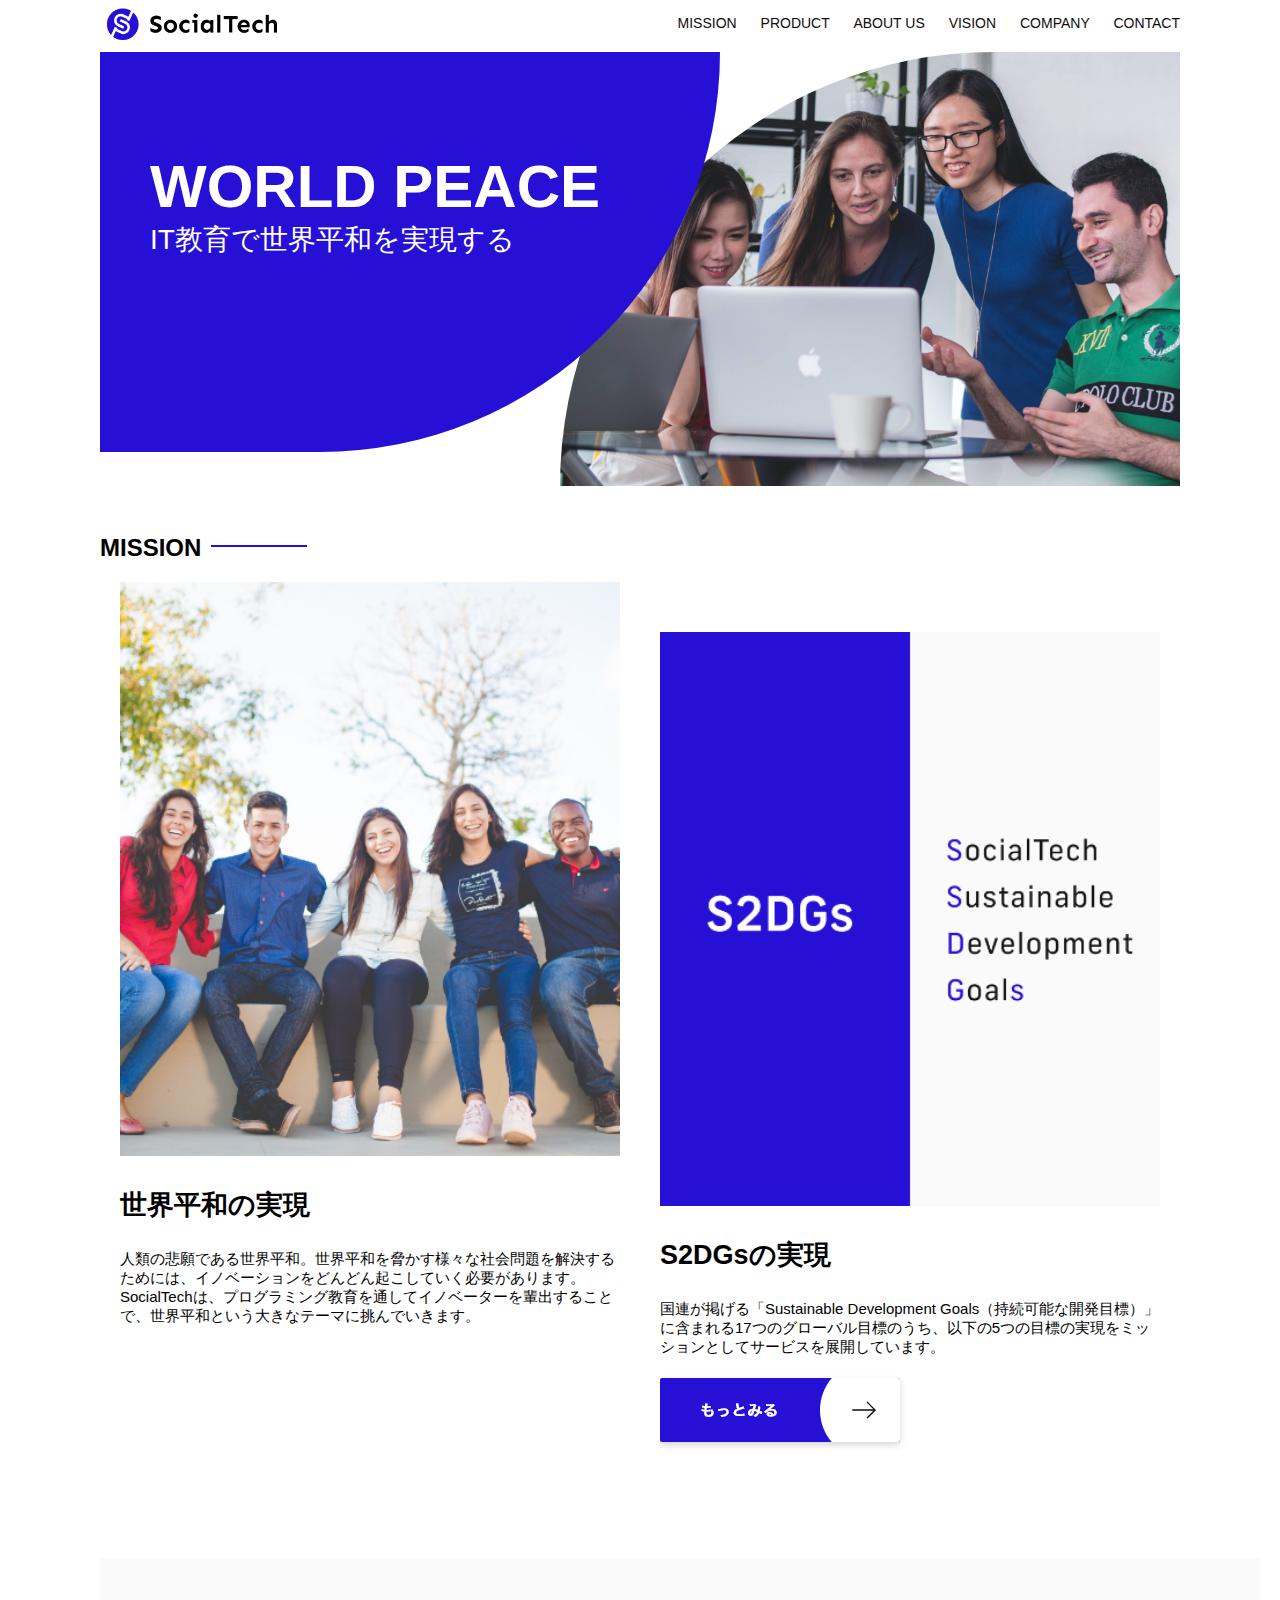
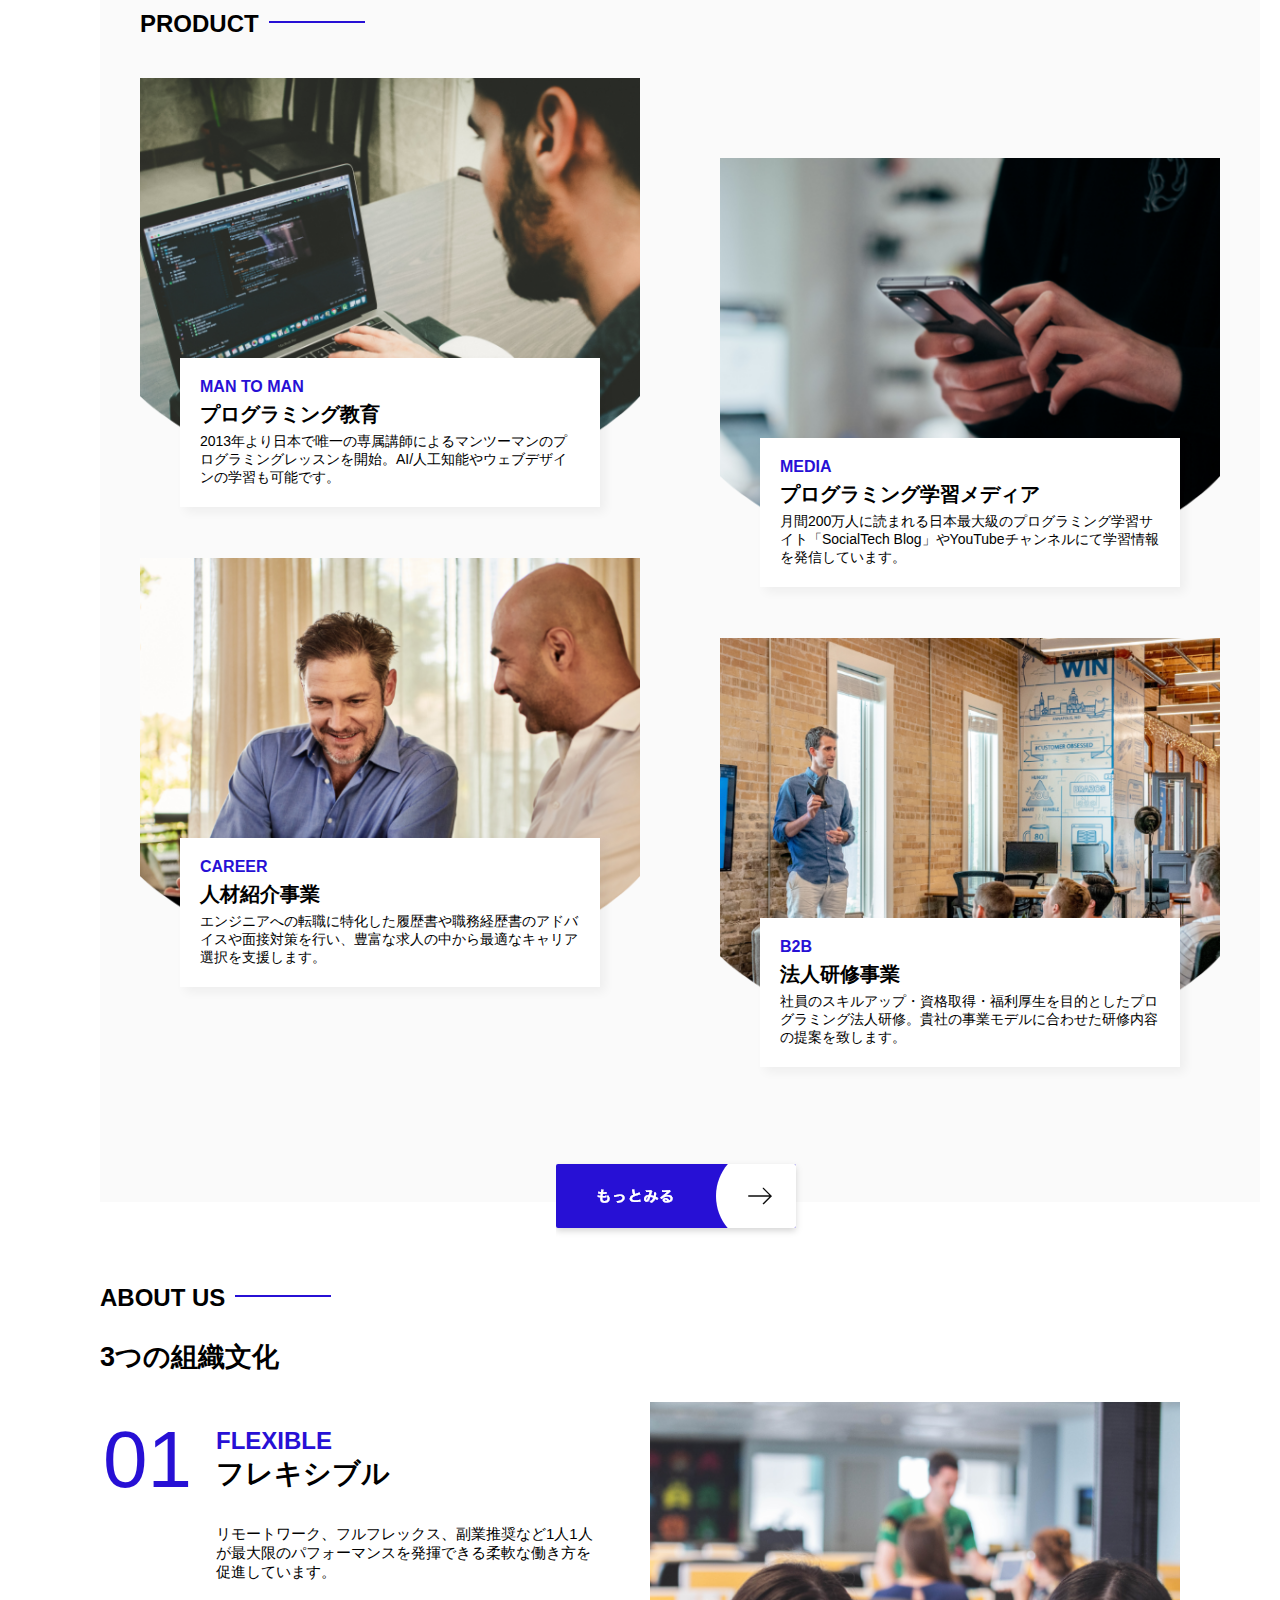
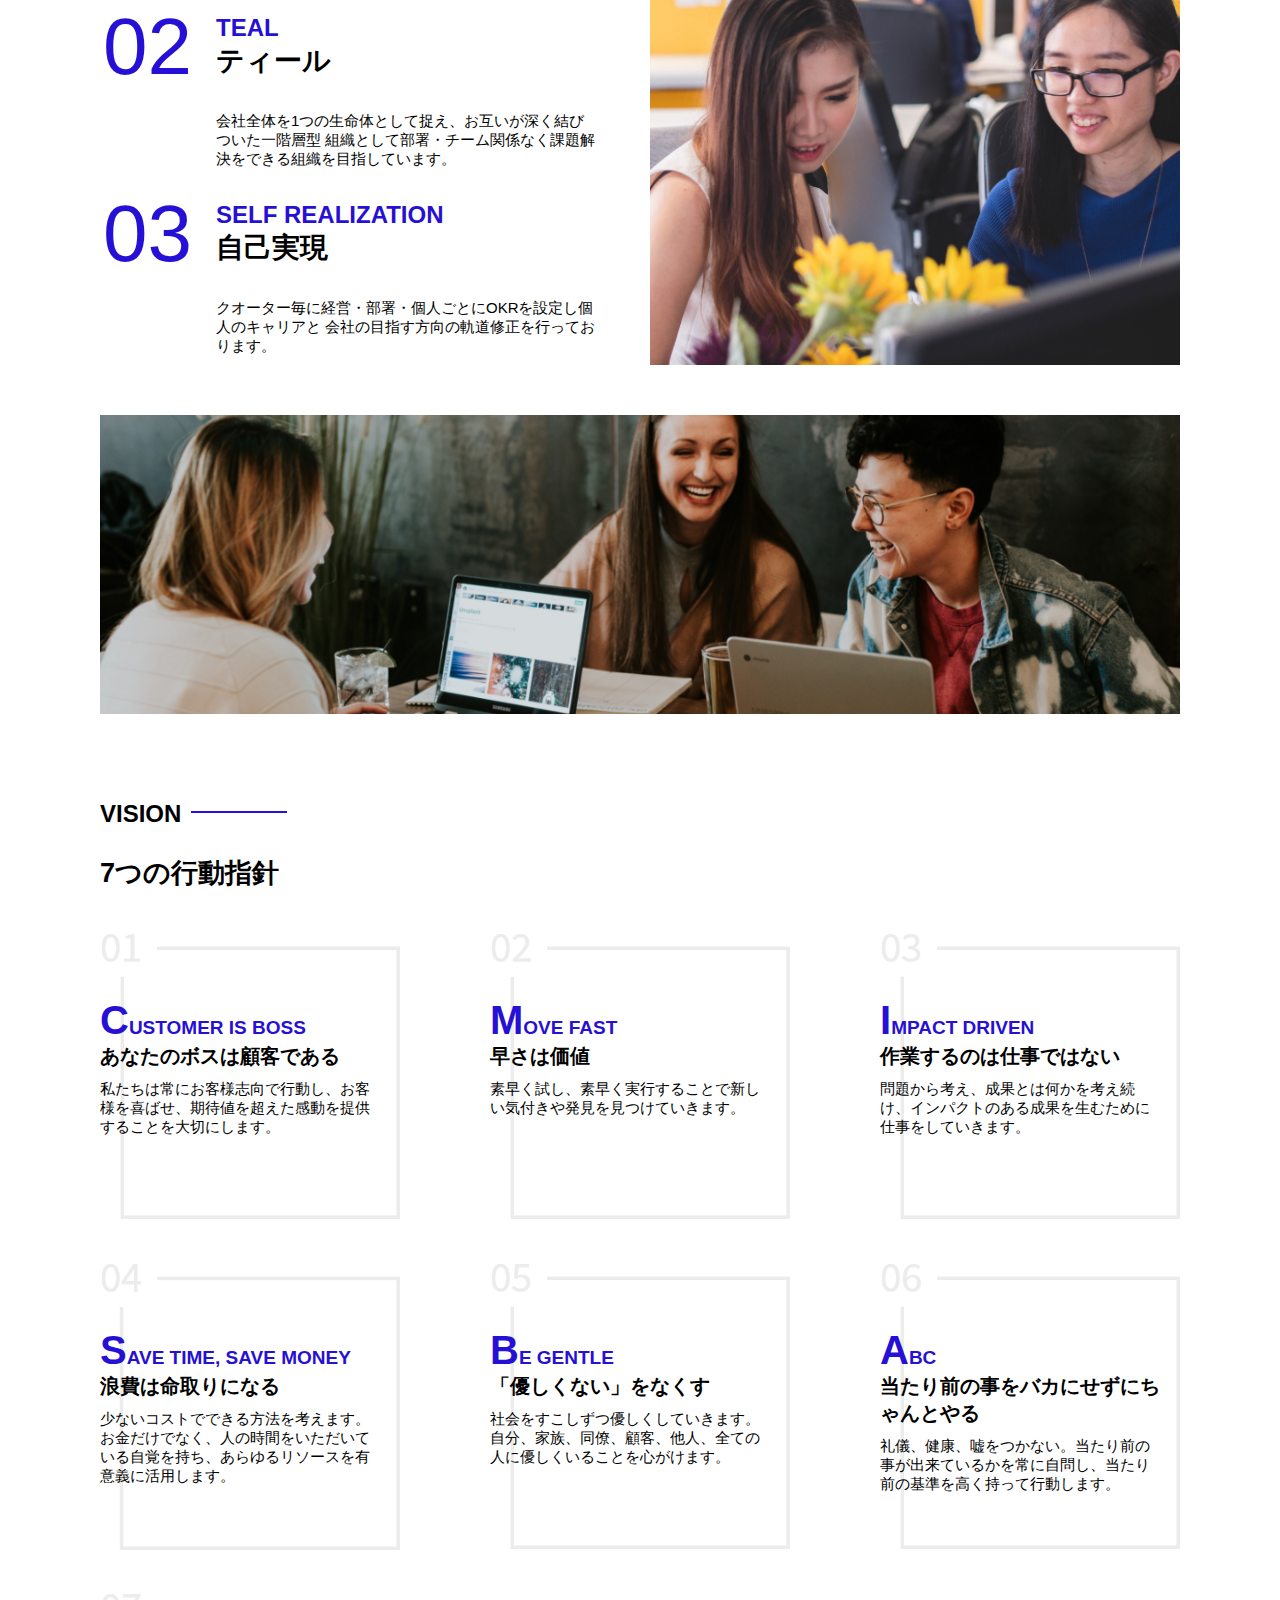
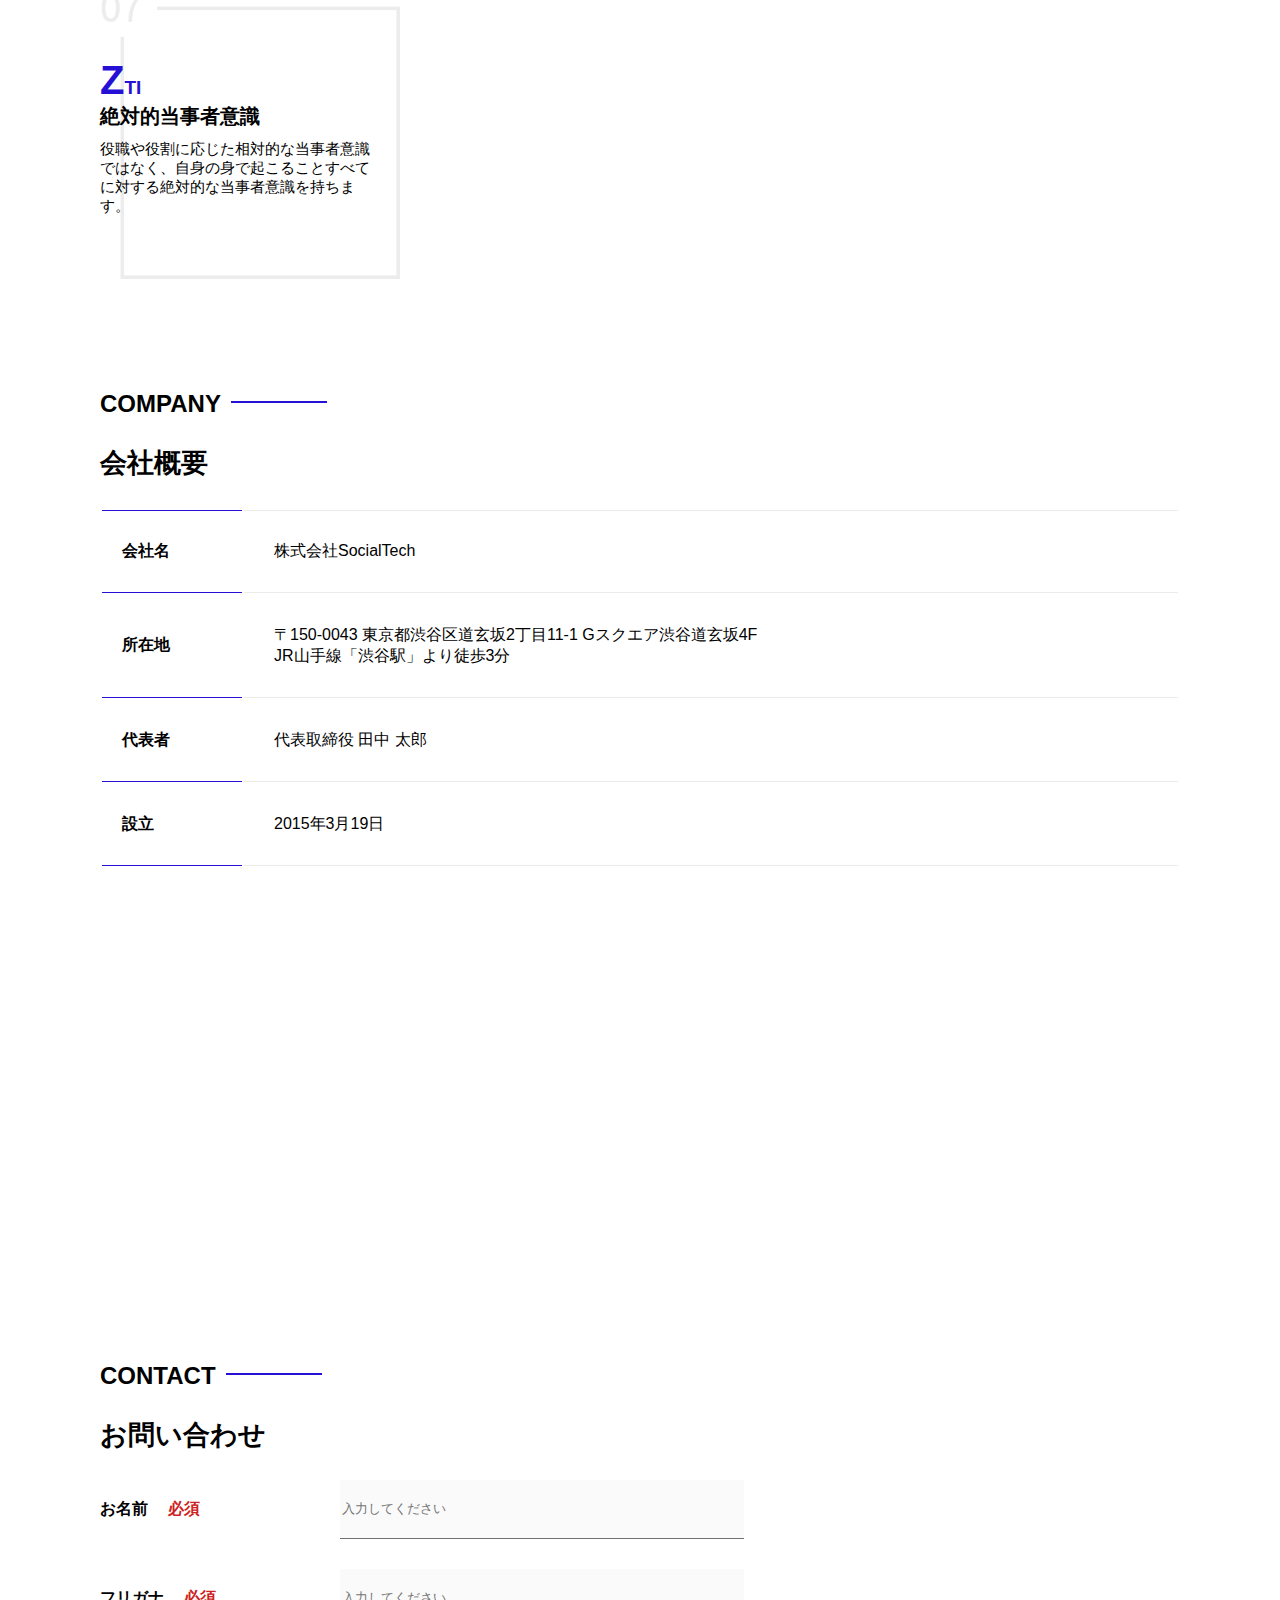
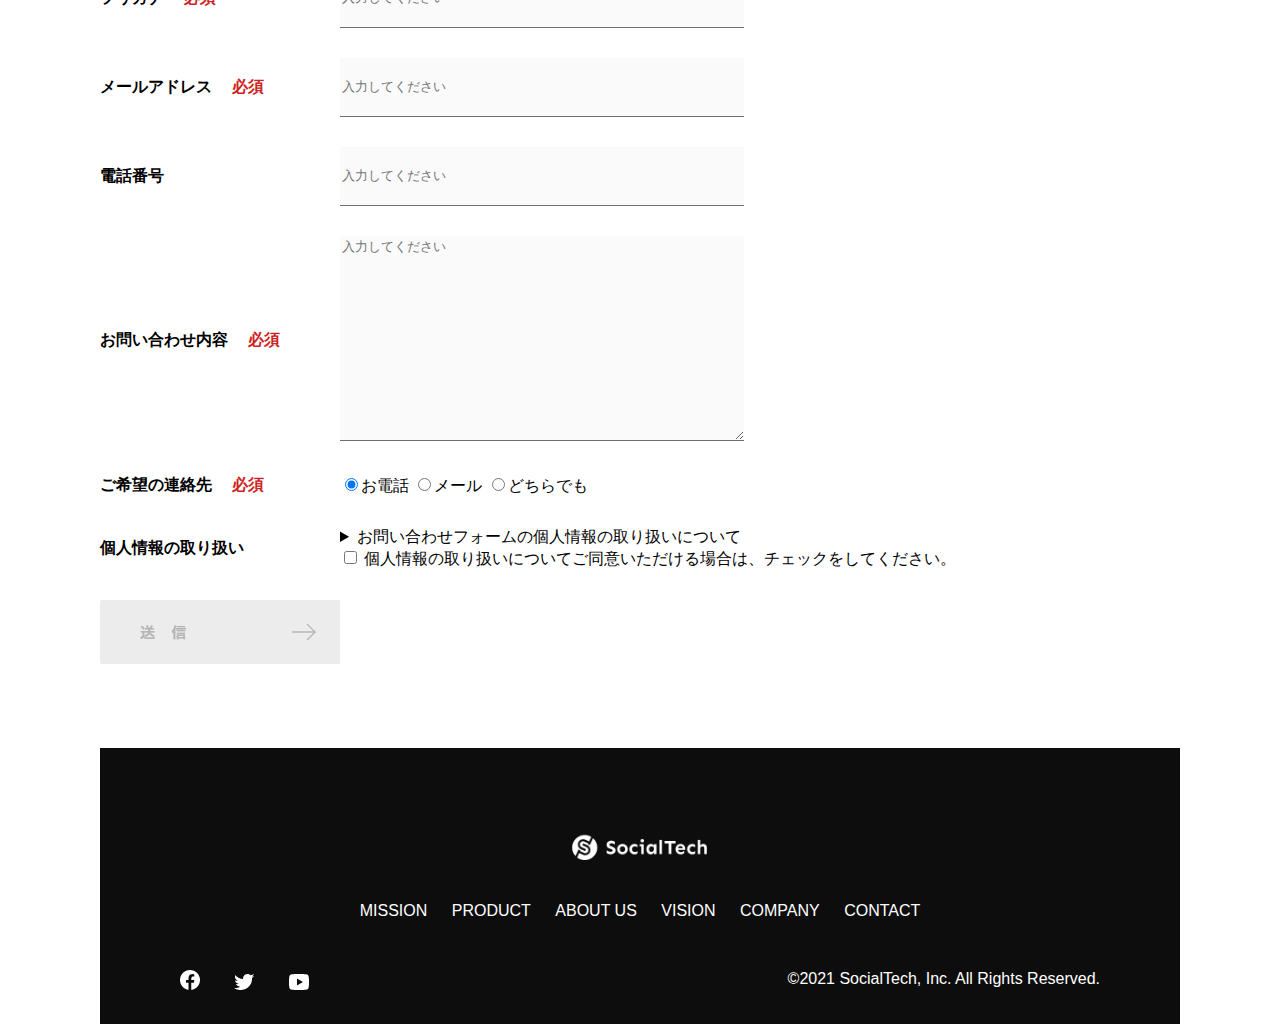
<file: index.html>
<!DOCTYPE html>
<html>
  <head>
    <title>SocialTech</title>
    <meta charset="UTF-8">
    <meta name="description" content="SocialTechはEdTech業界のリーディングカンパニーを目指します。">
    <meta name="viewport" content="width=device-width, initial-scale=1.0">
    <meta name="twitter:card" content="summary" />
     <meta name="twitter:site" content="kijiko8585" />
     <meta property="og:url" content="https://kijiko-no-heya-180.github.io/socialtech" />
     <meta property="og:title" content="ページのタイトル" />
     <meta property="og:description" content="ページの説明文" />
     <meta property="og:image" content="https://kijiko-no-heya-180.github.io/socialtech/images/logo.png" />
    <link rel="stylesheet" href="style.css">
  </head>
  <body>
    <!-- ヘッダー -->
    <header>
      <!-- ロゴ -->
      <a href="index.html" id="logo"><img src="images/logo.png" alt="トップページに戻る"></a>

      <!-- PC用ナビゲーション -->
      <nav id="nav-pc">
        <a href="mission.html">MISSION</a>
        <a href="product.html">PRODUCT</a>
        <a href="index.html#aboutus">ABOUT US</a>
        <a href="index.html#vision">VISION</a>
        <a href="index.html#company">COMPANY</a>
        <a href="index.html#contact">CONTACT</a>
      </nav>
      <!-- スマホ用メニューボタン -->
      <img id="menu-sp" src="images/button-menu.png" alt="ナビゲーションを開く" onclick="document.getElementById('nav-sp').style.display = 'block'">
      <nav id="nav-sp">
        <img id="close" src="images/button-close.png" alt="ナビゲーションを閉じる" onclick="document.getElementById('nav-sp').style.display = 'none'">
        <a id="logo-sp" href="index.html" onclick="document.getElementById('nav-sp').style.display = 'none'"><img src="images/logo-sp.png" alt="トップページに戻る"></a>
        <a class="menu" href="mission.html" onclick="document.getElementById('nav-sp').style.display = 'none'">MISSION</a>
        <a class="menu" href="product.html" onclick="document.getElementById('nav-sp').style.display = 'none'">PRODUCT</a>
        <a class="menu" href="index.html#aboutus" onclick="document.getElementById('nav-sp').style.display = 'none'">ABOUT US</a>
        <a class="menu" href="index.html#vision" onclick="document.getElementById('nav-sp').style.display = 'none'">VISION</a>
        <a class="menu" href="index.html#company" onclick="document.getElementById('nav-sp').style.display = 'none'">COMPANY</a>
        <a class="menu" href="index.html#contact" onclick="document.getElementById('nav-sp').style.display = 'none'">CONTACT</a>
        <div id="sns">
          <a href="https://www.facebook.com/sejuku2013"><img src="images/button-facebook.png" alt="Facebookのリンク"></a>
          <a href="https://twitter.com/samuraijuku"><img src="images/button-twitter.png" alt="Twitterのリンク"></a>
          <a href="https://www.youtube.com/channel/UCCFOQO5aDK0xXam4cUQXT8g"><img src="images/button-youtube.png" alt="YouTubeのリンク"></a>
        </div>
      </nav>
    
    </header>

    <main>
      <article>
        <!-- メインビジュアル -->
        <section id="main-visual">
          <div id="main-message">
            <h1>WORLD PEACE</h1>
            <p>IT教育で世界平和を実現する</p>
        </div>
        <img src="images/index/index-main.png" alt="PCの周りに集まる多国籍の仲間たち">
        </section>
        <!--ミッション-->
        <section id="mission">
          <h2 class="index-h2">MISSION</h2>
          <div id="mission-flex">
            <div>
              <img id="mission-photo" src="images/index/index-mission.png" alt="屋外のベンチで写真を撮影する多国籍の仲間たち">
              <h3>世界平和の実現</h3>
              <p>
               人類の悲願である世界平和。世界平和を脅かす様々な社会問題を解決するためには、イノベーションをどんどん起こしていく必要があります。SocialTechは、プログラミング教育を通してイノベーターを輩出することで、世界平和という大きなテーマに挑んでいきます。
              </p>
            </div>
            <div>
              <img id="s2dgs" src="images/index/s2dgs.png" alt="S2DGs">
              <h3>S2DGsの実現</h3>
              <p>国連が掲げる「Sustainable Development Goals（持続可能な開発目標）」に含まれる17つのグローバル目標のうち、以下の5つの目標の実現をミッションとしてサービスを展開しています。</p>
              <a href="mission.html">
                <img src="images/button-more.png" alt="もっとみる">
              </a>
            </div>
          </div>
        </section>
      <!-- プロダクト -->
        <section id="product">
          <h2 class="index-h2">PRODUCT</h2>
          <div>
            <div id="product-left">
              <div>
                <img class="product-photo" src="images/index/index-mantoman.png" alt="PCでコードを書く男性">
                <div class="product-explain">
                  <span>MAN TO MAN</span>
                  <h3>プログラミング教育</h3>
                  <p>2013年より日本で唯一の専属講師によるマンツーマンのプログラミングレッスンを開始。AI/人工知能やウェブデザインの学習も可能です。</p>
                </div>
              </div>
              <div>
                <img class="product-photo" src="images/index/index-career.png" alt="笑顔で話し合う2人の男性">
                <div class="product-explain">
                  <span>CAREER</span>
                  <h3>人材紹介事業</h3>
                  <p>エンジニアへの転職に特化した履歴書や職務経歴書のアドバイスや面接対策を行い、豊富な求人の中から最適なキャリア選択を支援します。</p>
                </div>
              </div>
            </div>
            <div id="product-right">
              <div>
                <img class="product-photo" src="images/index/index-media.png" alt="スマートフォンを操作する人">
                <div class="product-explain">
                  <span>MEDIA</span>
                  <h3>プログラミング学習メディア</h3>
                  <p>月間200万人に読まれる日本最大級のプログラミング学習サイト「SocialTech Blog」やYouTubeチャンネルにて学習情報を発信しています。</p>
                </div>
              </div>
              <div>
                <img class="product-photo" src="images/index/index-b2b.png" alt="講演中の男性とそれを聴く人々">
                <div class="product-explain">
                  <span>B2B</span>
                  <h3>法人研修事業</h3>
                  <p>社員のスキルアップ・資格取得・福利厚生を目的としたプログラミング法人研修。貴社の事業モデルに合わせた研修内容の提案を致します。</p>
                </div>
              </div>
            </div>
          </div>
          <div>
            <a id="product-more" href="product.html"><img src="images/button-more.png" alt="もっとみる"></a>
          </div>
        </section>

        <!---ABOUT US-->
        <section id="aboutus">
          <h2 class="index-h2">ABOUT US</h2>
          <h3>3つの組織文化</h3>
          <div>
            <table class="culture-table">
              <tr>
                <td>
                  <span class="culture-num">01</span>
                </td>
                <td>
                  <span class="culture-en">FLEXIBLE</span>
                  <span class="culture-jp">フレキシブル</span>
                </td>
              </tr>
              <tr>
                <td>
                  <!--空のセル-->
                </td>
                <td>
                  <p class="culture-description">
                    リモートワーク、フルフレックス、副業推奨など1人1人が最大限のパフォーマンスを発揮できる柔軟な働き方を促進しています。
                  </p>
                </td>
              </tr>
              <tr>
                <td>
                  <span class="culture-num">02</span>
                </td>
                <td>
                  <span class="culture-en">TEAL</span>
                  <span class="culture-jp">ティール</span>
                </td>
              </tr>
              <tr>
                <td>
                  <!--空のセル-->
                </td>
                <td>
                  <p class="culture-description">
                    会社全体を1つの生命体として捉え、お互いが深く結びついた一階層型
                    組織として部署・チーム関係なく課題解決をできる組織を目指しています。
                  </p>
                </td>
              </tr>
              <tr>
                <td>
                  <span class="culture-num">03</span>
                </td>
                <td>
                  <span class="culture-en">SELF REALIZATION</span>
                  <span class="culture-jp">自己実現</span>
                </td>
              </tr>
              <tr>
                <td>
                  <!--空のセル-->
                </td>
                <td>
                  <p class="culture-description">
                    クオーター毎に経営・部署・個人ごとにOKRを設定し個人のキャリアと
                    会社の目指す方向の軌道修正を行っております。
                  </p>
                </td>
              </tr>
            </table>
            <img class="culture-img" src="images/index/index-aboutus1.png" alt="笑顔で話し合う2人の女性">
          </div>
          <img class="culture-img2" src="images/index/index-aboutus2.png" alt="笑顔で話し合う3人の男女">
        </section>

        <!-- VISION -->
        <section id="vision">
          <h2 class="index-h2">VISION</h2>
          <h3>7つの行動指針</h3>
          <div>
            <div class="vision-box">
              <img src="images/index/vision-01.png" alt="01">
              <span>
                <h4>CUSTOMER IS BOSS</h4>
                <h5>あなたのボスは顧客である</h5>
                <p>私たちは常にお客様志向で行動し、お客様を喜ばせ、期待値を超えた感動を提供することを大切にします。</p>
              </span>
            </div>
            <div class="vision-box">
              <img src="images/index/vision-02.png" alt="02">
              <span>
                <h4>MOVE FAST</h4>
                <h5>早さは価値</h5>
                <p>素早く試し、素早く実行することで新しい気付きや発見を見つけていきます。</p>
              </span>
            </div>
            <div class="vision-box">
              <img src="images/index/vision-03.png" alt="03">
              <span>
                <h4>IMPACT DRIVEN</h4>
                <h5>作業するのは仕事ではない</h5>
                <p>問題から考え、成果とは何かを考え続け、インパクトのある成果を生むために仕事をしていきます。</p>
              </span>
            </div>
            <div class="vision-box">
              <img src="images/index//vision-04.png" alt="04">
              <span>
                <h4>SAVE TIME, SAVE MONEY</h4>
                <h5>浪費は命取りになる</h5>
                <p>少ないコストでできる方法を考えます。お金だけでなく、人の時間をいただいている自覚を持ち、あらゆるリソースを有意義に活用します。</p>
              </span>
            </div>
            <div class="vision-box">
              <img src="images/index/vision-05.png" alt="05">
              <span>
                <h4>BE GENTLE</h4>
                <h5>「優しくない」をなくす</h5>
                <p>社会をすこしずつ優しくしていきます。自分、家族、同僚、顧客、他人、全ての人に優しくいることを心がけます。</p>
              </span>
            </div>
            <div class="vision-box">
              <img src="images/index/vision-06.png" alt="06">
              <span>
                <h4>ABC</h4>
                <h5>当たり前の事をバカにせずにちゃんとやる</h5>
                <p>礼儀、健康、嘘をつかない。当たり前の事が出来ているかを常に自問し、当たり前の基準を高く持って行動します。</p>
              </span>
            </div>
            <div class="vision-box">
              <img src="images/index/vision-07.png" alt="07">
              <span>
                <h4>ZTI</h4>
                <h5>絶対的当事者意識</h5>
                <p>役職や役割に応じた相対的な当事者意識ではなく、自身の身で起こることすべてに対する絶対的な当事者意識を持ちます。</p>
              </span>
            </div>
          </div>
        </section>

        <!-- COMPANY -->
        <section id="company">
          <h2 class="index-h2">COMPANY</h2>
          <h3>会社概要</h3>
          <table id="company-table">
            <tr>
              <th class="tableheader-first">会社名</th>
              <td class="cell-first">株式会社SocialTech</td>
            </tr>
            <tr>
              <th class="tableheader">所在地</th>
              <td class="cell">〒150-0043 東京都渋谷区道玄坂2丁目11-1 Gスクエア渋谷道玄坂4F<br>JR山手線「渋谷駅」より徒歩3分</td>
            </tr>
            <tr>
              <th class="tableheader">代表者</th>
              <td class="cell">代表取締役 田中 太郎</td>
            </tr>
            <tr>
              <th class="tableheader">設立</th>
              <td class="cell">2015年3月19日</td>
            </tr>
          </table>
          <iframe
           src="https://www.google.com/maps/embed?pb=!1m18!1m12!1m3!1d3241.7759544892483!2d139.69399665123464!3d35.65789123876098!2m3!1f0!2f0!3f0!3m2!1i1024!2i768!4f13.1!3m3!1m2!1s0x60188caa0042e8d1%3A0xba130bea826a7aa2!2z44CSMTUwLTAwNDMg5p2x5Lqs6YO95riL6LC35Yy66YGT546E5Z2C77yS5LiB55uu77yR77yR4oiS77yR!5e0!3m2!1sja!2sjp!4v1636872991912!5m2!1sja!2sjp"
           style="border:0;" allowfullscreen="" loading="lazy">
          </iframe>
        </section>

        <!-- お問い合わせフォーム -->
        <section id="contact">
          <h2 class="index-h2">CONTACT</h2>
          <h3>お問い合わせ</h3>
          <form action="https://api.staticforms.xyz/submit" method="post">
            <input type="text" name="honeypot" style="display:none">
            <!-- STATIC FORMSのアクセスキー -->
            <input type="hidden" name="accessKey" value="5068bf66-ef37-49a4-ad42-bf9dd346f1ba">
            <!--メールのタイトル-->
            <input type="hidden" name="subject" value="お問い合わせフォーム" />
            <!--送信先のメールアドレスをvalueに設定する-->
            <input type="hidden" name="replyTo" value="kijico.88@gmail.com">
            <!--redirectToのURLは公開後のURLへリンクする-->
            <input type="hidden" name="redirectTo" value="">
            <div>
              <div class="contact-heading">
                <label class="contact-label">お名前<span class="contact-span">必須</span></label>
              </div>
              <div>
                <input type="text" name="name" placeholder="入力してください" class="contact-textbox">
              </div>
            </div>
            <div>
              <div class="contact-heading">
                <label class="contact-label">フリガナ<span class="contact-span">必須</span></label>
              </div>
              <div>
                <input type="text" name="hurigana" placeholder="入力してください" class="contact-textbox">
              </div>
            </div>
            <div>
              <div class="contact-heading">
                <label class="contact-label">メールアドレス<span class="contact-span">必須</span></label>
              </div>
              <div>
                <input type="text" name="email" placeholder="入力してください" class="contact-textbox">
              </div>
            </div>
            <div>
              <div class="contact-heading">
                <label class="contact-label">電話番号</label>
              </div>
              <div>
                <input type="text" name="tel" placeholder="入力してください" class="contact-textbox">
              </div>
            </div>
            <div>
              <div class="contact-heading">
                <label class="contact-label">お問い合わせ内容<span class="contact-span">必須</span></label>
              </div>
              <div>
                <textarea class="contact-textarea" placeholder="入力してください" name="message"></textarea>
              </div>
            </div>
            <div>
              <div class="contact-heading">
                <label class="contact-label">ご希望の連絡先<span class="contact-span">必須</span></label>
              </div>
              <div>
                <input class="radiobutton" type="radio" value="tel" name="contact" checked><label>お電話</label>
                <input class="radiobutton" type="radio" value="mail" name="contact"><label>メール</label>
                <input class="radiobutton" type="radio" value="both" name="contact"><label>どちらでも</label>
              </div>
            </div>
            <div>
              <div class="contact-heading">
                <label class="contact-label">個人情報の取り扱い</label>
              </div>
              <div>
                <details>
                  <summary>お問い合わせフォームの個人情報の取り扱いについて</summary>
                  <div>
                    <span>１．組織の名称又は氏名</span><br>
                    株式会社SocialTech<br><br>
                    <span>２．個人情報保護管理者（若しくはその代理人）の氏名又は職名、所属及び連絡先
                      鈴木 一郎 コーポレート部</span><br>
                    メールアドレス：support@socialtech.net<br>
                    TEL：03-xxxx-xxxx<br>
                    <span>３．個人情報の利用目的</span><br>
                    ・本サービス及び本サービスに関連する情報の提供又はそれらに関する連絡のため<br>
                    ・ユーザーの本人確認のため<br>
                    ・当社サービスのご案内のため<br>
                    ・当社の商品等の広告または宣伝（電子メールによるものを含むものとします。）<br><br>
                    <span>４．個人情報の取り扱い業務の委託</span><br>
                    個人情報の取扱業務の全部または一部を外部に業務委託する場合があります。<br>
                    その際、弊社は、個人情報を適切に保護できる管理体制を敷き実行していることを条件として<br>
                    委託先を厳選したうえで、機密保持契約を委託先と締結し、お客様の個人情報を厳密に管理させます。<br><br>
                    <span>５．個人情報の開示等の請求</span><br>
                    お客様は、弊社に対してご自身の個人情報の開示等（利用目的の通知、開示、内容の訂正・追加・削除、利用の停止または消去、第三者への提供の停止）に関して、当社問合わせ窓口に申し出ることができます。<br>
                    その際、弊社はお客様ご本人を確認させていただいたうえで、合理的な期間内に対応いたします。<br><br>
                    なお、個人情報に関する弊社問合わせ先は、次の通りです。<br><br>
                    株式会社SocialTech　個人情報問合せ窓口<br>
                    〒150-0043　東京都渋谷区道玄坂2丁目11-1 Ｇスクエア渋谷道玄坂 4F<br>
                    メールアドレス：support@socialtech.net　TEL：03-xxxx-xxxx<br><br>
                    <span>６．個人情報を提供されることの任意性について</span><br><br>
                    お客様がご自身の個人情報を弊社に提供されるか否かは、お客様のご判断によりますが、もしご提供されない場合には、適切なサービスが提供できない場合がありますので予めご了承ください。
                  </div>
                </details>
                <input type="checkbox" name="agree">
                <span>個人情報の取り扱いについてご同意いただける場合は、チェックをしてください。</span>
              </div>
            </div>
            <input type="image" src="images/button-submit.png" alt="送信する">
          </form>
        </section>
      </article>

      <footer>
        <div id="footer-logo">
          <img src="images/logo-sp.png" alt="SocialTech">
        </div>
        <div id="footer-link">
          <a href="mission.html">MISSION</a>
          <a href="product.html">PRODUCT</a>
          <a href="index.html#aboutus">ABOUT US</a>
          <a href="index.html#vision">VISION</a>
          <a href="index.html#company">COMPANY</a>
          <a href="index.html#contact">CONTACT</a>
        </div>
        <div id="sns-footer">
          <a href="https://www.facebook.com/sejuku2013"><img src="images/button-facebook.png" alt="Facebookのリンク"></a>
          <a href="https://twitter.com/samuraijuku"><img src="images/button-twitter.png" alt="Twitterのリンク"></a>
          <a href="https://www.youtube.com/channel/UCCFOQO5aDK0xXam4cUQXT8g"><img src="images/button-youtube.png" alt="YouTubeのリンク"></a>
          <span id="copyright">&copy;2021 SocialTech, Inc. All Rights Reserved. </span>
        </div>
      </footer>
    </main>

  </body>
</html>
</file>
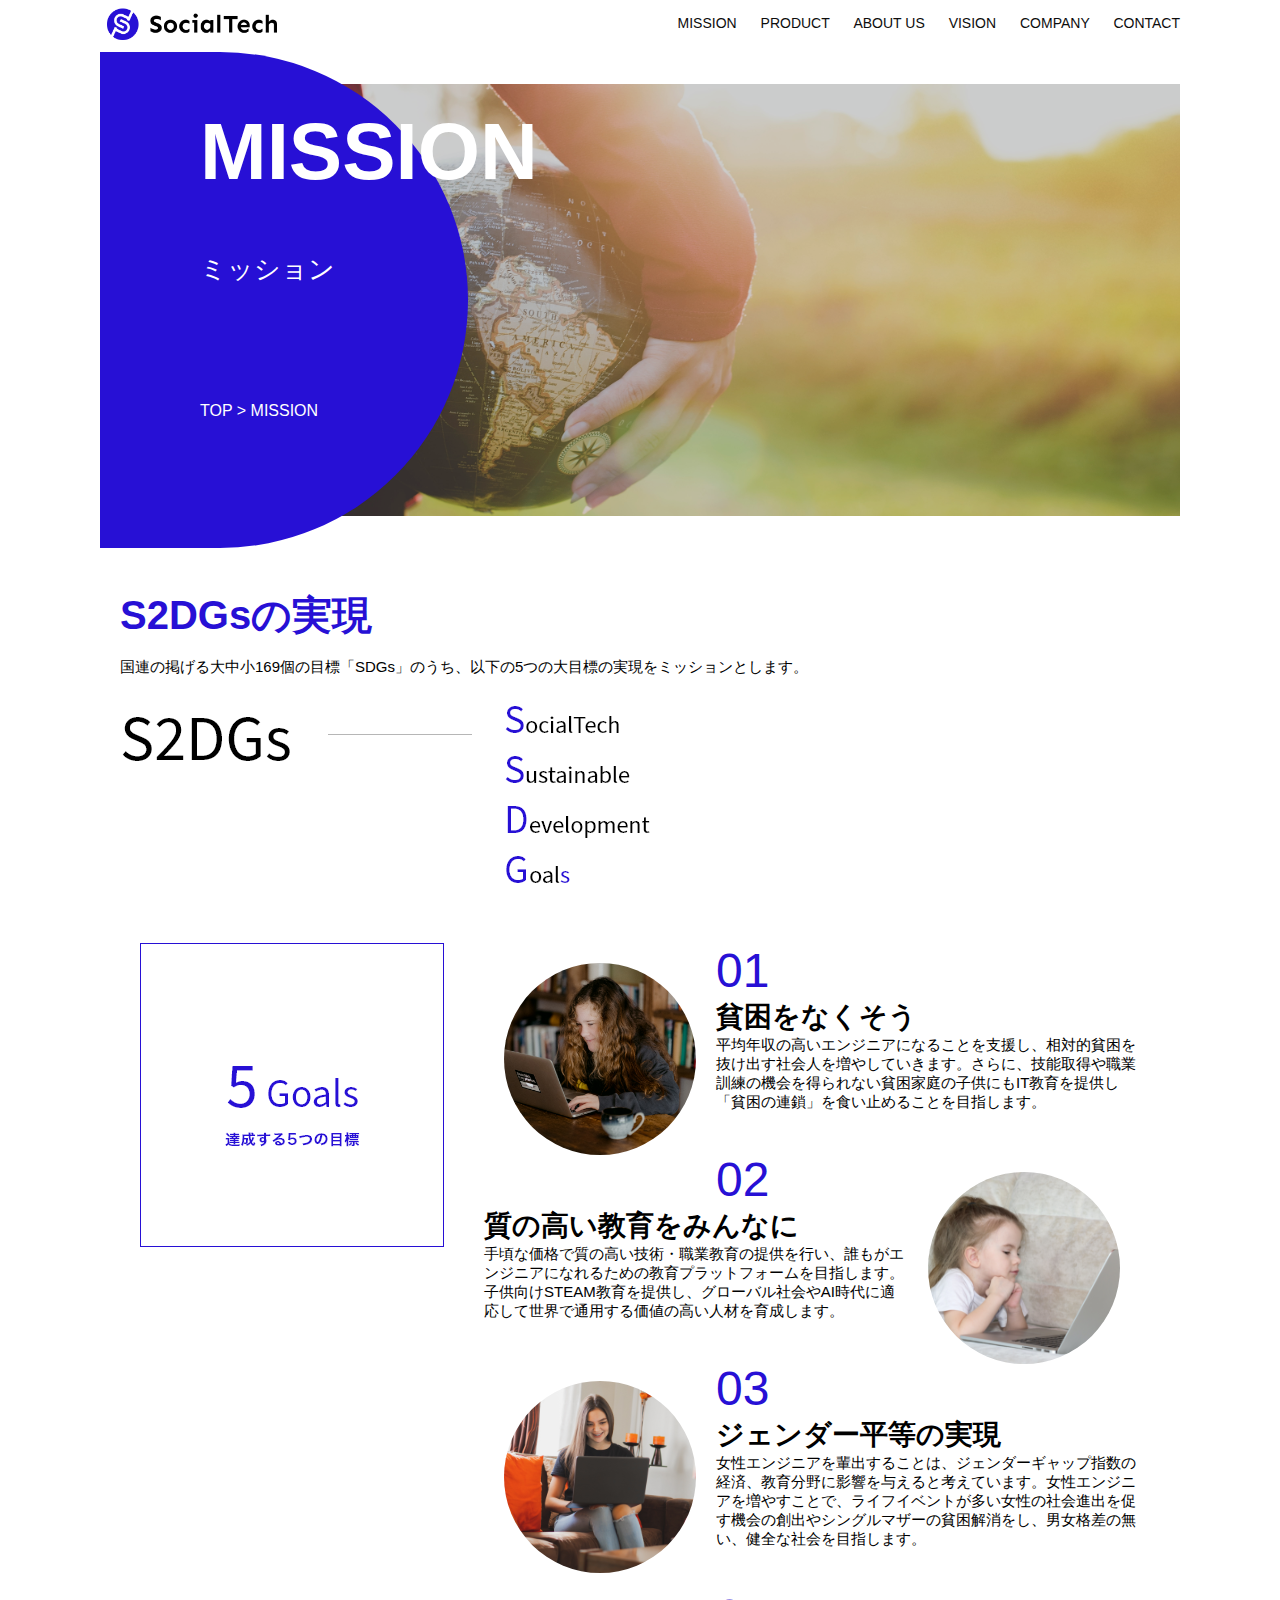
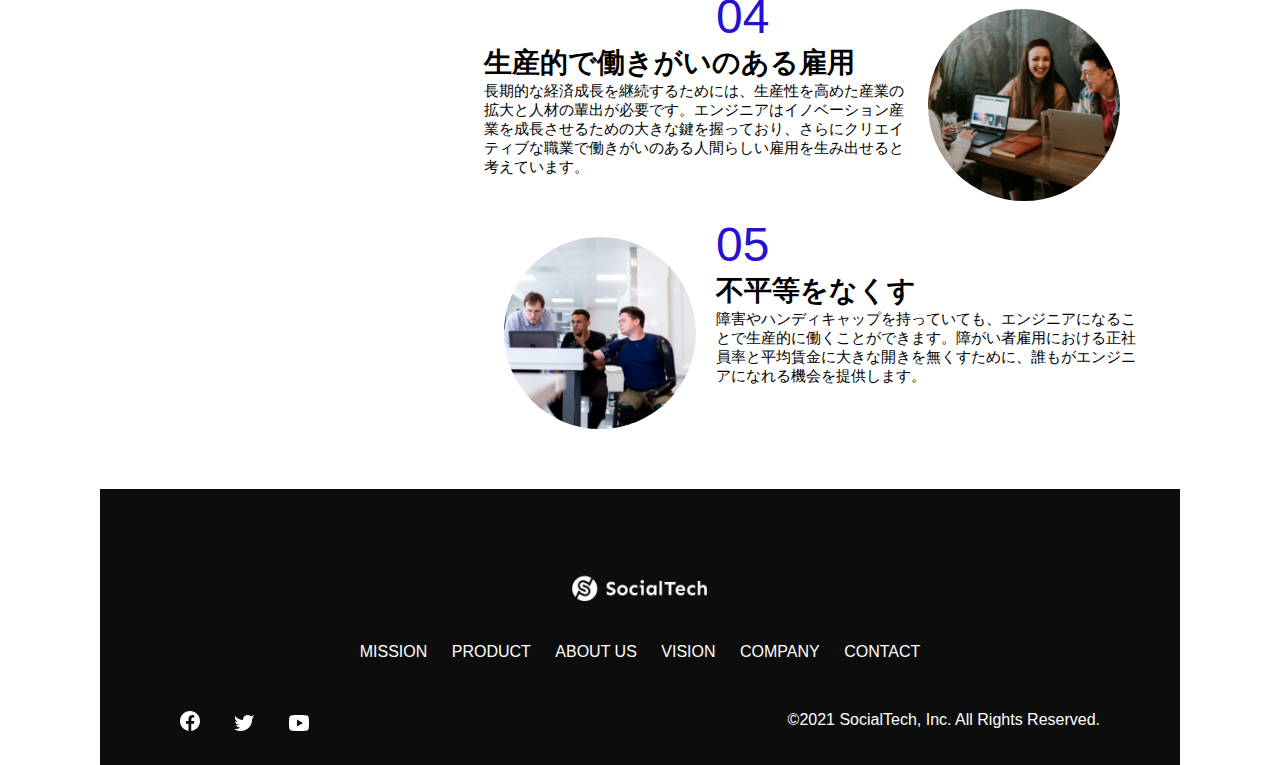
<file: mission.html>
<!DOCTYPE html>
  <html>
  <head>
    <title>SocialTech - MISSION ミッション -</title>
    <meta charset="UTF-8">
    <meta name="description" content="SocialTechが目指す5つの目標（S2DGs）を紹介します">
    <meta name="viewport" content="width=device-width, initial-scale=1.0">
    <link rel="stylesheet" href="style.css">
  </head>
 
  <body>
    <!-- ヘッダー -->
    <header>
      <!-- ロゴ -->
      <a href="index.html" id="logo"><img src="images/logo.png" alt="トップページに戻る"></a>
  
      <!-- PC用ナビゲーション -->
      <nav id="nav-pc">
        <a href="mission.html">MISSION</a>
        <a href="product.html">PRODUCT</a>
        <a href="index.html#aboutus">ABOUT US</a>
        <a href="index.html#vision">VISION</a>
        <a href="index.html#company">COMPANY</a>
        <a href="index.html#contact">CONTACT</a>
      </nav>
  
      <!-- スマホ用メニューボタン -->
      <img id="menu-sp" src="images/button-menu.png" alt="ナビゲーションを開く" onclick="document.getElementById('nav-sp').style.display = 'block'">
  
      <!-- スマホ用ナビゲーション -->
      <nav id="nav-sp">
        <img id="close" src="images/button-close.png" alt="ナビゲーションを閉じる" onclick="document.getElementById('nav-sp').style.display = 'none'">
        <a id="logo-sp" href="index.html" onclick="document.getElementById('nav-sp').style.display = 'none'"><img
            src="images/logo-sp.png" alt="トップページに戻る"></a>
        <a class="menu" href="mission.html" onclick="document.getElementById('nav-sp').style.display = 'none'">MISSION</a>
        <a class="menu" href="product.html" onclick="document.getElementById('nav-sp').style.display = 'none'">PRODUCT</a>
        <a class="menu" href="index.html#aboutus" onclick="document.getElementById('nav-sp').style.display = 'none'">ABOUT
          US</a>
        <a class="menu" href="index.html#vision"
          onclick="document.getElementById('nav-sp').style.display = 'none'">VISION</a>
        <a class="menu" href="index.html#company"
          onclick="document.getElementById('nav-sp').style.display = 'none'">COMPANY</a>
        <a class="menu" href="index.html#contact"
          onclick="document.getElementById('nav-sp').style.display = 'none'">CONTACT</a>
        <div id="sns">
          <a href="https://www.facebook.com/sejuku2013"><img src="images/button-facebook.png" alt="Facebookのリンク"></a>
          <a href="https://twitter.com/samuraijuku"><img src="images/button-twitter.png" alt="Twitterのリンク"></a>
          <a href="https://www.youtube.com/channel/UCCFOQO5aDK0xXam4cUQXT8g"><img src="images/button-youtube.png" alt="YouTubeのリンク"></a>
        </div>
      </nav>
    </header>
    <main>
      <article>
        <section id="mission-main">
          <div id="mission-title">
            <h1>MISSION</h1>
            <span>ミッション</span>
            <div>TOP > MISSION</div>
          </div>
        </section>
        <section id="mission-s2dgs">
          <h2 class="mission-h2">S2DGsの実現</h2>
          <p>国連の掲げる大中小169個の目標「SDGs」のうち、以下の5つの大目標の実現をミッションとします。</p>
          <img src="images/mission/mission-s2dgs.png" alt="S2DGs">
        </section>
        <section id="mission-5goals">
          <div>
            <img id="s2dgs-image" src="images/mission/mission-5goals.png" alt="5Goals">
          </div>
          <div>
            <div>
              <img class="fivegoals-image-left" src="images/mission/mission-5goals01.png" alt="PCを操作する女の子">
              <span class="fivegoals-number">01</span>
              <h3 class="fivegoals-h3">貧困をなくそう</h3>
              <p class="fivegoals-p">
                平均年収の高いエンジニアになることを支援し、相対的貧困を抜け出す社会人を増やしていきます。さらに、技能取得や職業訓練の機会を得られない貧困家庭の子供にもIT教育を提供し「貧困の連鎖」を食い止めることを目指します。
              </p>
            </div>
    
            <div>
              <img class="fivegoals-image-right" src="images/mission/mission-5goals02.png" alt="PCを見つめる小さい女の子">
              <span class="fivegoals-number">02</span>
              <h3 class="fivegoals-h3">質の高い教育をみんなに</h3>
              <p class="fivegoals-p">
                手頃な価格で質の高い技術・職業教育の提供を行い、誰もがエンジニアになれるための教育プラットフォームを目指します。子供向けSTEAM教育を提供し、グローバル社会やAI時代に適応して世界で通用する価値の高い人材を育成します。
              </p>
            </div>
    
            <div>
              <img class="fivegoals-image-left" src="images/mission/mission-5goals03.png" alt="PCを操作する女性">
              <span class="fivegoals-number">03</span>
              <h3 class="fivegoals-h3">ジェンダー平等の実現</h3>
              <p class="fivegoals-p">
                女性エンジニアを輩出することは、ジェンダーギャップ指数の経済、教育分野に影響を与えると考えています。女性エンジニアを増やすことで、ライフイベントが多い女性の社会進出を促す機会の創出やシングルマザーの貧困解消をし、男女格差の無い、健全な社会を目指します。
              </p>
            </div>
    
            <div>
              <img class="fivegoals-image-right" src="images/mission/mission-5goals04.png" alt="笑顔で話し合う3人の男女">
              <span class="fivegoals-number">04</span>
              <h3 class="fivegoals-h3">生産的で働きがいのある雇用</h3>
              <p class="fivegoals-p">
                長期的な経済成長を継続するためには、生産性を高めた産業の拡大と人材の輩出が必要です。エンジニアはイノベーション産業を成長させるための大きな鍵を握っており、さらにクリエイティブな職業で働きがいのある人間らしい雇用を生み出せると考えています。
              </p>
            </div>
    
            <div>
              <img class="fivegoals-image-left" src="images/mission/mission-5goals05.png" alt="障害を持つ男性が生き生きと働く様子">
              <span class="fivegoals-number">05</span>
              <h3 class="fivegoals-h3">不平等をなくす</h3>
              <p class="fivegoals-p">
                障害やハンディキャップを持っていても、エンジニアになることで生産的に働くことができます。障がい者雇用における正社員率と平均賃金に大きな開きを無くすために、誰もがエンジニアになれる機会を提供します。
              </p>
            </div>
          </div>
        </section>
        
      </article>
      <footer>
        <div id="footer-logo">
          <img src="images/logo-sp.png" alt="SocialTech">
        </div>
        <div id="footer-link">
          <a href="mission.html">MISSION</a>
          <a href="product.html">PRODUCT</a>
          <a href="index.html#aboutus">ABOUT US</a>
          <a href="index.html#vision">VISION</a>
          <a href="index.html#company">COMPANY</a>
          <a href="index.html#contact">CONTACT</a>
        </div>
        <div id="sns-footer">
          <a href="https://www.facebook.com/sejuku2013"><img src="images/button-facebook.png" alt="Facebookのリンク"></a>
          <a href="https://twitter.com/samuraijuku"><img src="images/button-twitter.png" alt="Twitterのリンク"></a>
          <a href="https://www.youtube.com/channel/UCCFOQO5aDK0xXam4cUQXT8g"><img src="images/button-youtube.png" alt="YouTubeのリンク"></a>
          <span id="copyright">&copy;2021 SocialTech, Inc. All Rights Reserved. </span>
        </div>
      </footer>
    </main>
  </body>
 
  </html>
</file>
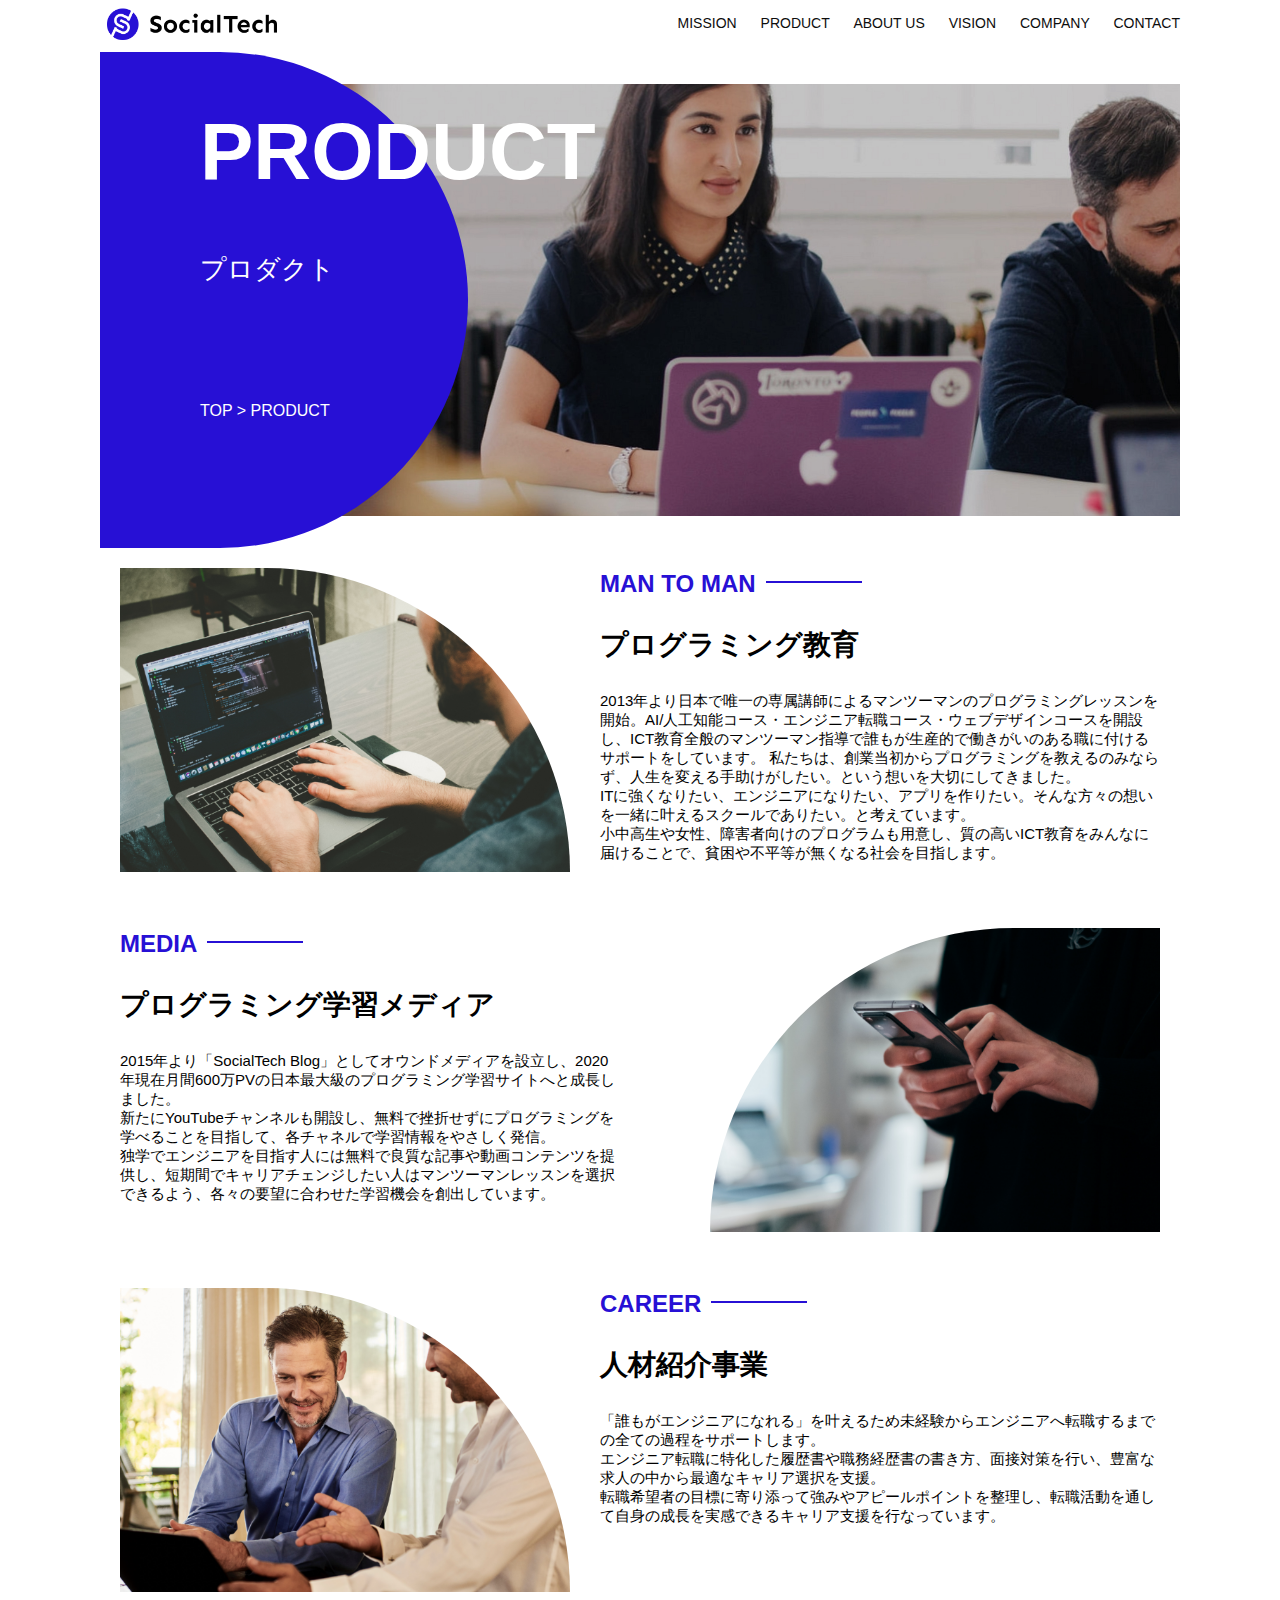
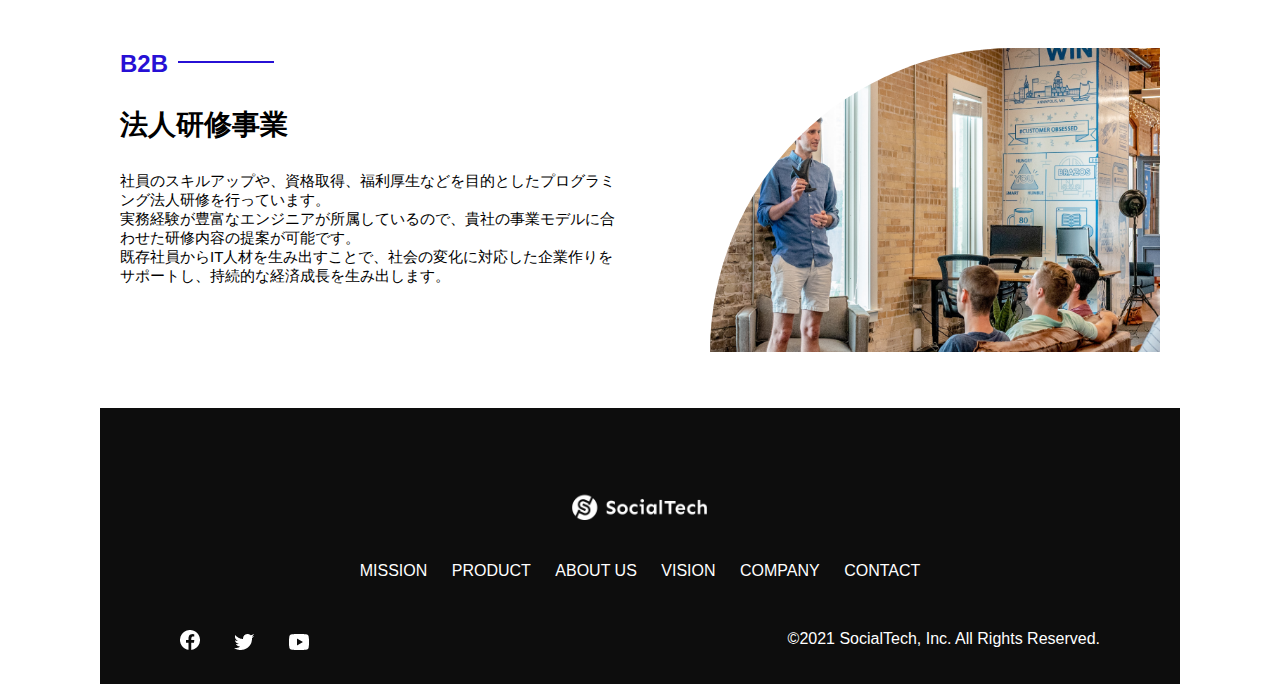
<file: product.html>
<!DOCTYPE html>
  <html>
  <head>
    <title>SocialTech -PRODUCT プロダクト-</title>
    <meta charset="UTF-8">
    <meta name="description" content="SocialTechの4つのプロダクトを紹介します">
    <meta name="viewport" content="width=device-width, initial-scale=1.0">
    <link rel="stylesheet" href="style.css">
  </head>
  
  <body>
    <!-- ヘッダー -->
    <header>
      <!-- ロゴ -->
      <a href="index.html" id="logo"><img src="images/logo.png" alt="トップページに戻る"></a>
  
      <!-- PC用ナビゲーション -->
      <nav id="nav-pc">
        <a href="mission.html">MISSION</a>
        <a href="product.html">PRODUCT</a>
        <a href="index.html#aboutus">ABOUT US</a>
        <a href="index.html#vision">VISION</a>
        <a href="index.html#company">COMPANY</a>
        <a href="index.html#contact">CONTACT</a>
      </nav>
  
      <!-- スマホ用メニューボタン -->
      <img id="menu-sp" src="images/button-menu.png" alt="ナビゲーションを開く" onclick="document.getElementById('nav-sp').style.display = 'block'">
  
      <!-- スマホ用ナビゲーション -->
      <nav id="nav-sp">
        <img id="close" src="images/button-close.png" alt="ナビゲーションを閉じる" onclick="document.getElementById('nav-sp').style.display = 'none'">
        <a id="logo-sp" href="index.html" onclick="document.getElementById('nav-sp').style.display = 'none'"><img
            src="images/logo-sp.png" alt="トップページに戻る"></a>
        <a class="menu" href="mission.html" onclick="document.getElementById('nav-sp').style.display = 'none'">MISSION</a>
        <a class="menu" href="product.html" onclick="document.getElementById('nav-sp').style.display = 'none'">PRODUCT</a>
        <a class="menu" href="index.html#aboutus" onclick="document.getElementById('nav-sp').style.display = 'none'">ABOUT
          US</a>
        <a class="menu" href="index.html#vision"
          onclick="document.getElementById('nav-sp').style.display = 'none'">VISION</a>
        <a class="menu" href="index.html#company"
          onclick="document.getElementById('nav-sp').style.display = 'none'">COMPANY</a>
        <a class="menu" href="index.html#contact"
          onclick="document.getElementById('nav-sp').style.display = 'none'">CONTACT</a>
        <div id="sns">
          <a href="https://www.facebook.com/sejuku2013"><img src="images/button-facebook.png" alt="Facebookのリンク"></a>
          <a href="https://twitter.com/samuraijuku"><img src="images/button-twitter.png" alt="Twitterのリンク"></a>
          <a href="https://www.youtube.com/channel/UCCFOQO5aDK0xXam4cUQXT8g"><img src="images/button-youtube.png" alt="YouTubeのリンク"></a>
        </div>
      </nav>
    </header>
    <main>
      <article>
        <section id="product-main">
          <div id="product-title">
            <h1>PRODUCT</h1>
            <span>プロダクト</span>
            <div>TOP > PRODUCT</div>
          </div>
        </section>
        <section class="product-section1">
          <img src="images/product/product-mantoman.png" alt="PCでコードを書く男性">
          <div>
            <h2 class="product-h2">MAN TO MAN</h2>
            <h3 class="product-h3">プログラミング教育</h3>
            <p>
              2013年より日本で唯一の専属講師によるマンツーマンのプログラミングレッスンを開始。AI/人工知能コース・エンジニア転職コース・ウェブデザインコースを開設し、ICT教育全般のマンツーマン指導で誰もが生産的で働きがいのある職に付けるサポートをしています。
              私たちは、創業当初からプログラミングを教えるのみならず、人生を変える手助けがしたい。という想いを大切にしてきました。<br>ITに強くなりたい、エンジニアになりたい、アプリを作りたい。そんな方々の想いを一緒に叶えるスクールでありたい。と考えています。<br>小中高生や女性、障害者向けのプログラムも用意し、質の高いICT教育をみんなに届けることで、貧困や不平等が無くなる社会を目指します。
            </p>
          </div>
        </section>
        <section class="product-section2">
          <div>
            <h2 class="product-h2">MEDIA</h2>
            <h3 class="product-h3">プログラミング学習メディア</h3>
            <p>2015年より「SocialTech
              Blog」としてオウンドメディアを設立し、2020年現在月間600万PVの日本最大級のプログラミング学習サイトへと成長しました。<br>新たにYouTubeチャンネルも開設し、無料で挫折せずにプログラミングを学べることを目指して、各チャネルで学習情報をやさしく発信。<br>独学でエンジニアを目指す人には無料で良質な記事や動画コンテンツを提供し、短期間でキャリアチェンジしたい人はマンツーマンレッスンを選択できるよう、各々の要望に合わせた学習機会を創出しています。
            </p>
          </div>
          <img src="images/product/product-media.png" alt="スマートフォンを操作する人">
        </section>
        <section class="product-section1">
          <img src="images/product/product-career.png" alt="笑顔で話し合う2人の男性">
          <div>
            <h2 class="product-h2">CAREER</h2>
            <h3 class="product-h3">人材紹介事業</h3>
            <p>
              「誰もがエンジニアになれる」を叶えるため未経験からエンジニアへ転職するまでの全ての過程をサポートします。<br>エンジニア転職に特化した履歴書や職務経歴書の書き方、面接対策を行い、豊富な求人の中から最適なキャリア選択を支援。<br>転職希望者の目標に寄り添って強みやアピールポイントを整理し、転職活動を通して自身の成長を実感できるキャリア支援を行なっています。<br>
            </p>
          </div>
        </section>
        <section class="product-section2">
          <div>
            <h2 class="product-h2">B2B</h2>
            <h3 class="product-h3">法人研修事業</h3>
            <p>
              社員のスキルアップや、資格取得、福利厚生などを目的としたプログラミング法人研修を行っています。<br>実務経験が豊富なエンジニアが所属しているので、貴社の事業モデルに合わせた研修内容の提案が可能です。<br>既存社員からIT人材を生み出すことで、社会の変化に対応した企業作りをサポートし、持続的な経済成長を生み出します。
            </p>
          </div>
          <img src="images/product/product-b2b.png" alt="講演中の男性とそれを聴く人々">
        </section>
      </article>
      <footer>
        <div id="footer-logo">
          <img src="images/logo-sp.png" alt="SocialTech">
        </div>
        <div id="footer-link">
          <a href="mission.html">MISSION</a>
          <a href="product.html">PRODUCT</a>
          <a href="index.html#aboutus">ABOUT US</a>
          <a href="index.html#vision">VISION</a>
          <a href="index.html#company">COMPANY</a>
          <a href="index.html#contact">CONTACT</a>
        </div>
        <div id="sns-footer">
          <a href="https://www.facebook.com/sejuku2013"><img src="images/button-facebook.png" alt="Facebookのリンク"></a>
          <a href="https://twitter.com/samuraijuku"><img src="images/button-twitter.png" alt="Twitterのリンク"></a>
          <a href="https://www.youtube.com/channel/UCCFOQO5aDK0xXam4cUQXT8g"><img src="images/button-youtube.png" alt="YouTubeのリンク"></a>
          <span id="copyright">&copy;2021 SocialTech, Inc. All Rights Reserved. </span>
        </div>
      </footer>
    </main>
  </body>
  
  </html>
</file>
<file: style.css>
/* PC、スマホ共通スタイル */
/* フォント名にスペースが含まれる場合は"（ダブルクオーテーション）で囲む */
body {
  font-family: "Source Sans Pro", "Hiragino Kaku Gothic ProN", Meiryo, Arial, sans-serif;
}
  
p {
  font-size: 15px;
}

/*================
 PC用のスタイル 
=================*/
  /* 横幅設定 */
@media screen and (min-width: 768px) {
  body {
    max-width: 1080px;
    min-width: 960px;
    margin: 0 auto 0 auto;
  }
    
  /* ヘッダー */
  header {
    display: flex;
    justify-content: space-between;
  }

  /* ナビゲーションのレイアウト */
  #nav-pc {
    text-align: right;
    font-size: 14px;
    padding-top: 15px;
  }
  /* ナビゲーションのリンクの装飾設定 */
  #nav-pc > a {
    text-decoration: none;
    margin-left: 20px;
  }
  #nav-pc > a:link {
    color: #0d0d0d;
  }
  #nav-pc > a:visited {
    color: #0d0d0d;
  }
  #nav-pc > a:hover {
    color: #0d0d0d;
    text-decoration: underline;
  }
  #nav-pc > a:active {
    color: #0d0d0d;
  }

  /* スマホ用ナビを非表示 */
  #nav-sp,
  #menu-sp {
    display: none;
  }

  /* メインビジュアル*/
  #main-visual {
    position: relative;
    height: 400px;
  }
  #main-message {
    position: absolute;
    top: 0;
    left: 0;
    background-color: #2710d5;
    color: #ffffff;
    border-radius: 0 0 476px 0;
    max-width: 620px;
    height: 100%;
    width: 100%;
    z-index: 11;
  }
  #main-message > h1 {
    font-size: 60px;
    font-weight: bold;
    margin: 100px 0 0 50px;
  }
  #main-message > p { 
    font-size: 28px;
    margin: 0 0 0 50px;
  }
  #main-visual > img {
    max-width: 620px;
    border-radius: 476px 0 0 0;
    position: absolute;
    top: 0;
    right: 0;
    z-index: 10;
  }

  /* 見出し */
  h2 {
    margin: 40px 0 0 0;
  }

  h2::after {
    content: url("images/line.png");
    margin-left: 10px;
  }

  h3 {
    font-size: 27px;
  }

  /* ミッション */
  #mission {
    margin: 80px auto 80px auto;
    width: 100%;
  }
  #mission-flex {
    width: 100%;
    display: flex;
  }
  #mission-flex > div {
    width: 50%;
    margin: 20px;
  }
  #mission-photo {
    width: 100%;
  }
  #s2dgs {
    margin-top: 50px;
    width: 100%;
  }
  /* プロダクト */
  #product {
    background-color: #fafafa;
    width: 100%;
    margin: 80px 0 80px 0;
    padding: 10px 40px 0px 40px;
  }
  /* 外枠 */
  #product > div {
    margin-top: 40px;
    display: flex;
  }
  /* 左のカラム */
  #product-left {
    width: 50%;
    margin-right: 20px;
  }
  /* 右のカラム */
  #product-right {
    width: 50%;
    margin-left: 20px;
    margin-top: 80px;
  }
  /* 画像＋説明の枠 */
  #product-left > div {
    position: relative;
    height: 480px;
    margin-right: 20px;
  }
  #product-right > div {
    position: relative;
    height: 480px;
    margin-left: 20px;
  }
  /* 画像 */
  .product-photo {
    width: 100%;
  }
  /* 説明文の枠 */
  .product-explain {
    background-color: #ffffff;
    position: absolute;
    left: 0;
    top: 280px;
    margin: 0 40px 0 40px;
    padding: 20px;
    box-shadow: 5px 5px 10px rgba(0, 0, 0, 0.05);
  }
  /* 説明文の英語 */
  .product-explain > span {
    color: #2710d5;
    font-weight: bold;
    font-size: 16px;
    margin: 0;
  }
  /* 説明文の見出し */
  .product-explain > h3 {
    font-size: 20px;
    margin: 5px 0 5px 0;
  }
  /* 説明文 */
  .product-explain > p {
    font-size: 14px;
    margin: 0;
  }
  /* 「もっとみる」ボタン */
  #product-more {
    margin: 0 auto -42px auto;
  }

  /* ABOUT US */
  #aboutus {
    margin: 80px auto 80px auto;
  }
  /* 3つの組織文化と画像を入れる枠 */
  #aboutus > div {
    display: flex;
  }
  /* 画像 */
  .culture-img {
    width: 100%;
    align-self: flex-start;
  }
  .culture-img2 {
    margin-top: 50px;
    width: 100%;
  }
  /* 3つの組織文化の表 */
  .culture-table {
    max-width: 500px;
    margin-right: 50px;
  }
  /* 番号 */
  .culture-num {
    font-size: 80px;
    color: #2710d5;
    margin: 0 20px 0 0;
  }
  /* 組織文化英語 */
  .culture-en {
    color: #2710d5;
    font-weight: bold;
    font-size: 24px;
    display: block;
  }
  /* 組織文化日本語 */
  .culture-jp {
    font-size: 28px;
    font-weight: bold;
  }
  /* 説明文 */
  .culture-description {
    margin: 0;
  }

  /* ビジョン */
  #vision {
    margin: 80px auto 80px auto;
  }
  /* セクション内の外枠 */
  #vision > div {
    width: 100%;
    display: flex;
    justify-content: space-between;
    flex-wrap: wrap;
  }
  /* 7つの行動指針の枠 */
  .vision-box {
    width: 300px;
    height: 300px;
    margin-bottom: 30px;
    position: relative;
  }
  .vision-box > img {
    width: 100%;
    height: auto;
    position: absolute;
    top: 0;
    left: 0;
    z-index: 30;
  }
  .vision-box > span {
    position: absolute;
    top: 0;
    left: 0;
    z-index: 31;
    margin-right: 20px;
  }
  .vision-box > span > h4 {
    color: #2710d5;
    font-size: 19px;
    margin: 80px 0 0 0;
  }
  .vision-box > span > h4::first-letter {
    font-size: 40px;
  }
  .vision-box > span > h5 {
    font-size: 20px;
    margin: 0 0 0 0;
  }
  .vision-box > span > p {
    margin: 10px 0 0 0;
  }

  /* 会社概要 */
  #company {
    margin: 80px auto 80px auto;
  }
  #company-table {
    width: 100%;
  }
  .tableheader {
    text-align: left;
    padding: 20px;
    border-bottom-color: #2710d5;
    border-bottom-width: 1px;
    border-bottom-style: solid;
    width: 100px;
  }
  .tableheader-first {
    text-align: left;
    padding: 20px;
    border-bottom-color: #2710d5;
    border-bottom-width: 1px;
    border-bottom-style: solid;
    border-top-color: #2710d5;
    border-top-width: 1px;
    border-top-style: solid;
    width: 100px;
  }
  .cell {
    padding: 30px;
    border-bottom-color: #ececec;
    border-bottom-width: 1px;
    border-bottom-style: solid;
  }
  .cell-first {
    padding: 30px;
    border-bottom-color: #ececec;
    border-bottom-width: 1px;
    border-bottom-style: solid;
    border-top-color: #ececec;
    border-top-width: 1px;
    border-top-style: solid;
  }
  #company > iframe {
    width: 100%;
    height: 368px;
    margin-top: 40px;
  }
  /* お問い合わせ */
  #contact {
    margin: 80px auto 80px auto;
  }

  /* 外枠 */
  #contact > form > div {
    display: flex;
    flex-direction: row;
    flex-wrap: wrap;
    padding-bottom: 30px;

  }
  /* 左列の見出し */
  .contact-heading {
    width: 240px;
    align-self: center;
  }
  /* 見出しのラベル */
  .contact-label {
    font-weight: bold;
  }
  /* 必須 */
  .contact-span {
    color: #ce2222;
    margin: 0 0 0 20px;
    font-weight: bold;
  }
  /* テキストボックス */
  .contact-textbox {
    border-top: 0;
    border-left: 0;
    border-right: 0;
    border-bottom-width: 1px;
    border-bottom-color: #707070;
    border-bottom-style: solid;
    background-color: #fafafa;
    width: 400px;
    height: 56px;
  }
  /* お問い合わせ内容のテキストエリア */
  .contact-textarea {
    border-top: 0;
    border-left: 0;
    border-right: 0;
    border-bottom-width: 1px;
    border-bottom-color: #707070;
    border-bottom-style: solid;
    background-color: #fafafa;
    width: 400px;
    height: 200px;
  }
  /* フッター */
  footer {
    background-color: #0d0d0d;
    text-align: center;
    padding: 80px 80px 30px 80px;
  }
  #footer-logo {
    margin-bottom: 30px;
  }
  #footer-link {
    margin-bottom: 50px;
  }
  #footer-link > a {
    text-decoration: none;
    margin: 10px;
  }
  #footer-link > a:link {
    color: #ffffff;
  }
  #footer-link > a:visited {
    color: #ffffff;
  }
  #footer-link > a:hover {
    color: #ffffff;
    text-decoration: underline;
  }
  #footer-link > a:active {
    color: #ffffff;
  }
  #sns-footer {
    text-align: left;
    width: 100%;
  }
  #sns-footer > a {
    margin-right: 30px;
  }
  #copyright {
    color: #ffffff;
    float: right;
  }
  /* mission.html用スタイル */
   /* ミッションのメインビジュアル */
   #mission-main {
    height: 496px;
    width: 100%;
    background-image: url("images/mission/mission-main.png");
    background-repeat: no-repeat;
    background-position-y: center;
  }
  #mission-title {
    background-color: #2710d5;
    width: 368px;
    color: #ffffff;
    height: 496px;
    border-radius: 0 248px 248px 0;
    position: relative;
  }
  #mission-title > h1 {
    position: absolute;
    top: 0;
    left: 100px;
    font-size: 80px;
  }
  #mission-title > span {
    position: absolute;
    top: 200px;
    left: 100px;
    font-size: 26px;
  }
  #mission-title > div {
    position: absolute;
    top: 350px;
    left: 100px;
    font-size: 16px;
  }
  #mission-s2dgs {
    width: 100%;
    margin: 20px;
  }
  .mission-h2 {
    color: #2710d5;
    font-size: 40px;
  }
  .mission-h2::after {
    content: none;
  }
  #mission-5goals {
    margin: 20px;
    display: flex;
  }
  #mission-5goals > div {
    flex-grow: 1;
    padding: 20px;
  }

  #mission-5goals > div > div {
    margin-bottom: 40px;
  }
  .fivegoals-image-right {
    float: right;
    margin: 20px;
  }

  .fivegoals-image-left {
    float: left;
    margin: 20px;
  }
  .fivegoals-number {
    color: #2710d5;
    font-size: 48px;
    margin: 0;
  }
  .fivegoals-h3 {
    font-size: 28px;
    margin: 0;
  }
  .fivegoals-p {
    margin: 0;
  }
   /* プロダクトページ */
   #product-main {
    height: 496px;
    width: 100%;
    background-image: url("images/product/product-main.png");
    background-repeat: no-repeat;
    background-position-y: center;
  }
  #product-title {
    background-color: #2710d5;
    width: 368px;
    color: #ffffff;
    height: 496px;
    border-radius: 0 248px 248px 0;
    position: relative;
  }
  #product-title > h1 {
    position: absolute;
    top: 0;
    left: 100px;
    font-size: 80px;
  }
  #product-title > span {
    position: absolute;
    top: 200px;
    left: 100px;
    font-size: 26px;
  }
  #product-title > div {
    position: absolute;
    top: 350px;
    left: 100px;
    font-size: 16px;
  }
  /* セクション1 */
  .product-section1 {
    position: relative;
    margin: 20px;
    height: 340px;
  }
  .product-section1 > img {
    position: absolute;
    top: 0;
    left: 0;
    width: 450px;
    margin: 0 40px 30px 0;
    border-radius: 0 432px 0 0;
  }
  .product-section1 > div {
    position: absolute;
    top: 0;
    left: 480px;
  }
  /* セクション2 */
  .product-section2 {
    position: relative;
    margin: 20px;
    height: 340px;
  }
  .product-section2 > img {
    position: absolute;
    top: 0;
    right: 0;
    width: 450px;
    margin: 0 0 30px 40px;
    border-radius: 432px 0 0 0;
  }
  .product-section2 > div {
    width: 500px;
    position: absolute;
    top: 0;
    left: 0;
  }
  .product-h2 {
    color: #2710d5;
    font-size: 24px;
    margin: 0;
  }
  .product-h3 {
    font-size: 28px;
  }
}

/*====================
スマートフォン用のスタイル
=====================*/
@media screen and (max-width: 767px) {
  body {
    min-width: 375px;
    margin: 0;
  }
  /* PC用ナビゲーション非表示 */
  #nav-pc {
    display: none;
  }
  /* ハンバーガーメニュー */
  #menu-sp {
    float: right;
    padding: 0;
  }
  #nav-sp {
    background-color: #2710d5;
    position: absolute;
    left: 0;
    top: 0;
    height: 100%;
    width: 100%;
    display: none;
    z-index: 100;
  }
  /* ×ボタン */
  #close {
    position: absolute;
    top: 20px;
    right: 20px;
  }
  /* ナビゲーションメニュー用ロゴ */
  #logo-sp {
    margin: 80px 0 30px 20px;
  }
/* ナビゲーションのリンクの装飾設定 */
  #nav-sp > a {
    display: block;
  }
  #nav-sp > a:link {
    color: #ffffff;
  }
  #nav-sp > a:visited {
    color: #ffffff;
  }
  #nav-sp > a:hover {
    color: #ffffff;
    text-decoration: underline;
  }
  #nav-sp > a:active {
    color: #ffffff;
  }
  #nav-sp > .menu {
    text-decoration: none;
    display: block;
    margin: 0 20px 0 20px;
    height: 44px;
    font-size: 16px;
    background-image: url("images/arrow.png");
    background-repeat: no-repeat;
    background-position: right top;
  }
  #sns {
    position: absolute;
    bottom: 20px;
    left: 20px;
  }
  #sns > a {
    margin-right: 30px;
  }
  /* メインビジュアル */
  #main-visual {
    position: relative;
    height: 470px;
    width: 100%;
    overflow: hidden;
  }
  #main-visual > div {
    position: absolute;
    top: 0;
    left: 0;
    background-color: #2710d5;
    color: white;
    border-radius: 0 0 476px 0;
    text-align: center;
    height: 280px;
    width: 100%;
    z-index: 11;
  }
  #main-visual > div > h1 {
    font-size: 28px;
    margin: 90px 0 0 0;
  }

  #main-visual > div > p {
    margin: 0;
  }
  #main-visual > img {
    width: 100%;
    border-radius: 476px 0 0 0;
    z-index: 10;
    position: absolute;
    bottom: 0;
    right: 0;
  }

  /* 見出し */
  h2::after {
    content: url("images/line.png");
    margin-left: 10px;
  }

  h3 {
    font-size: 24px;
    margin: 10px 0 0 0;
  }
  /* ミッション */
  #mission {
    margin: 20px;
  }

  #mission-photo {
    width: 100%;
  }

  #s2dgs {
    width: 100%;
  }
  /* プロダクト */
  #product {
    background-color: #fafafa;
    padding-top: 10px;
  }

  #product h2 {
    margin-left: 20px;
  }
  /* 外枠 */
  /* 左右のカラム　スマホでは縦並び */
  #product-left,
  #product-right {
    margin-right: 20px;
    margin-left: 20px;
  }
  /* 画像＋説明の枠 */
  #product-left > div,
  #product-right > div {
    position: relative;
    height: 540px;
  }
  /* 説明文の枠 */
  .product-explain {
    background-color: #ffffff;
    position: absolute;
    left: 0;
    bottom: 50px;
    padding: 20px;
    box-shadow: 5px 5px 10px rgba(0, 0, 0, 0.05);
  }
  .product-explain > span {
    color: #2710d5;
    font-weight: bold;
    font-size: 16px;
    margin: 0px;
  }
  .product-explain > h3 {
    margin: 10px 0 10px 0;
  }
  /* 画像 */
  .product-photo {
    width: 100%;
  }
  #product-more > img {
    margin: 0 0 -42px 20px;
  }
  /* ABOUT US */
  #aboutus {
    margin: 80px 20px 80px 20px;
  }
  #aboutus > div {
    display: flex;
    flex-direction: column;
  }
  .culture-table {
    width: 100%;
    padding-right: 20px;
    order: 2;
  }
  .culture-img {
    width: 100%;
    order: 1;
  }
  .culture-img2 {
    width: 100%;
  }
  .culture-num {
    font-size: 80px;
    color: #2710d5;
  }
  .culture-en {
    color: #2710d5;
    font-weight: bold;
    font-size: 24px;
    display: block;
  }
  .culture-jp {
    display: block;
  }
  .culture-description {
    margin: 0;
  }
  /* ビジョン */
  #vision {
    margin: 80px 20px 80px 20px;
  }
  .vision-box {
    width: 300px;
    height: 300px;
    margin-bottom: 30px;
    position: relative;
  }
  .vision-box > img {
    width: 100%;
    height: auto;
    position: absolute;
    top: 0;
    left: 0;
    z-index: 30;
  }
  .vision-box > span {
    position: absolute;
    top: 0;
    left: 0;
    z-index: 31;
    margin-right: 20px;
  }
  .vision-box > span > h4 {
    color: #2710d5;
    font-size: 19px;
    margin: 60px 0 0 0;
  }
  .vision-box > span > h5 {
    font-size: 20px;
    margin: 0 0 0 0;
  }
  .vision-box > span > p {
    margin: 10px 0 0 0;
  }
  /* 会社概要 */
  #company {
    margin: 0 20px 0 20px;
  }
  #company > h3 {
    margin-bottom: 20px;
  }
  #company > table {
    width: 100%;
  }

  .tableheader-first {
    text-align: left;
    padding: 20px;
    border-bottom-color: #2710d5;
    border-bottom-width: 1px;
    border-bottom-style: solid;
    border-top-color: #2710d5;
    border-top-width: 1px;
    border-top-style: solid;
    width: 50px;
  }
  .tableheader {
    text-align: left;
    padding: 20px;
    border-bottom-color: #2710d5;
    border-bottom-width: 1px;
    border-bottom-style: solid;
    width: 50px;
  }

  .cell {
    padding: 20px;
    border-bottom-color: #ececec;
    border-bottom-width: 1px;
    border-bottom-style: solid;
  }
  .cell-first {
    padding: 20px;
    border-bottom-color: #ececec;
    border-bottom-width: 1px;
    border-bottom-style: solid;
    border-top-color: #ececec;
    border-top-width: 1px;
    border-top-style: solid;
  }

  #company > iframe {
    height: 240px;
    margin: 40px 0 0 0;
  }
  /* お問い合わせ */
  #contact {
    margin: 80px 20px 80px 20px;
  }
  #contact > h3 {
    margin-bottom: 20px;
  }
  #contact > form > div {
    margin-bottom: 20px;
  }
  .contact-heading {
    margin-bottom: 20px;
  }
  /* ラベル */
  .contact-label {
    font-weight: bold;
  }
  /* 必須 */
  .contact-span {
    color: #ce2222;
    margin: 0 0 0 20px;
    font-weight: bold;
  }
  .contact-textbox {
    height: 56px;
    border-top: 0;
    border-left: 0;
    border-right: 0;
    background-color: #fafafa;
    border-bottom-color: #707070;
    border-bottom-width: 1px;
    border-style: solid;
    min-width: 300px;
    width: 100%;
  }
  .contact-textarea {
    height: 150px;
    border-top: 0;
    border-left: 0;
    border-right: 0;
    background-color: #fafafa;
    width: 100%;
  }
  .radiobutton {
    margin-bottom: 20px;
  }
  .radiobutton + label::after {
    content: "\A";
    white-space: pre;
  }
  /* フッター */
  footer {
    background-color: #0d0d0d;
    padding: 30px 20px 50px 20px;
  }
  #footer-logo {
    margin-bottom: 30px;
  }
  #footer-link {
    margin-bottom: 50px;
  }
  #footer-link > a {
    text-decoration: none;
    margin: 0 20px 30px 0;
    display: block;
    background-image: url("images/arrow.png");
    background-repeat: no-repeat;
    background-position: right top;
  }
  #footer-link > a:link {
    color: #ffffff;
  }
  #footer-link > a:visited {
    color: #ffffff;
  }
  #footer-link > a:hover {
    color: #ffffff;
    text-decoration: underline;
  }
  #footer-link > a:active {
    color: #ffffff;
  }
  #sns-footer > a {
    margin-right: 30px;
  }
  #copyright {
    font-size: 12px;
    display: block;
    margin-top: 30px;
    color: #ffffff;
  }

    /* mission.html用スタイル */
   /* ミッションのメインビジュアル */
   #mission-main {
    height: 256px;
    width: 100%;
    background-image: url("images/mission/mission-main.png");
    background-repeat: no-repeat;
    background-position-y: center;
    background-size: auto 208px;
  }
  #mission-title {
    background-color: #2710d5;
    width: 136px;
    color: #ffffff;
    height: 256px;
    border-radius: 0 248px 248px 0;
    position: relative;
  }
  #mission-title > h1 {
    position: absolute;
    top: 0;
    left: 20px;
    font-size: 40px;
  }
  #mission-title > span {
    position: absolute;
    top: 110px;
    left: 20px;
    font-size: 18px;
  }
  #mission-title > div {
    position: absolute;
    top: 180px;
    left: 20px;
    font-size: 13px;
  }
  /* ミッションページ　S2DGSの設定 */
  #mission-s2dgs {
    margin: 20px;
  }
  .mission-h2 {
    color: #2710d5;
    font-size: 38px;
    margin: 0px;
  }
  .mission-h2::after {
    content: none;
  }
  #mission-s2dgs > img {
    width: 100%;
  }
  /* ミッションページ　5Goalsの設定 */
  #mission-5goals {
    margin: 20px;
  }
  #mission-5goals > div > div {
    margin-bottom: 40px;
  }
  #s2dgs-image {
    width: 100%;
  }
  .fivegoals-image-right {
    margin: 20px auto 20px auto;
    display: block;
  }
  .fivegoals-image-left {
    margin: 20px auto 20px auto;
    display: block;
  }
  .fivegoals-number {
    color: #2710d5;
    font-size: 48px;
    margin: 0;
  }
  .fivegoals-h3 {
    font-size: 28px;
    margin: 0;
  }
  .fivegoals-p {
    margin: 0;
  }

  /* プロダクトページ */
  #product-main {
    height: 256px;
    width: 100%;
    background-image: url("images/product/product-main.png");
    background-repeat: no-repeat;
    background-position-y: center;
    background-size: auto 208px;
  }
  #product-title {
    background-color: #2710d5;
    width: 136px;
    color: #ffffff;
    height: 256px;
    border-radius: 0 248px 248px 0;
    position: relative;
  }
  #product-title > h1 {
    position: absolute;
    top: 0;
    left: 20px;
    font-size: 40px;
  }
  #product-title > span {
    position: absolute;
    top: 110px;
    left: 20px;
    font-size: 18px;
  }
  #product-title > div {
    position: absolute;
    top: 180px;
    left: 20px;
    font-size: 13px;
  }
  .product-section1 {
    margin: 20px;
  }
  .product-section1 > img {
    width: 100%;
    border-radius: 0 300px 0 0;
  }
  .product-section2 {
    margin: 20px;
    display: flex;
    flex-direction: column;
  }
  .product-section2 > img {
    order: 1;
    width: 100%;
    border-radius: 300px 0 0 0;
  }
  .product-section2 > div {
    order: 2;
  }
  .product-h2 {
    color: #2710d5;
    font-size: 24px;
    margin: 0;
  }
  .product-h3 {
    font-size: 28px;
    margin: 0;
  }

}
</file>
